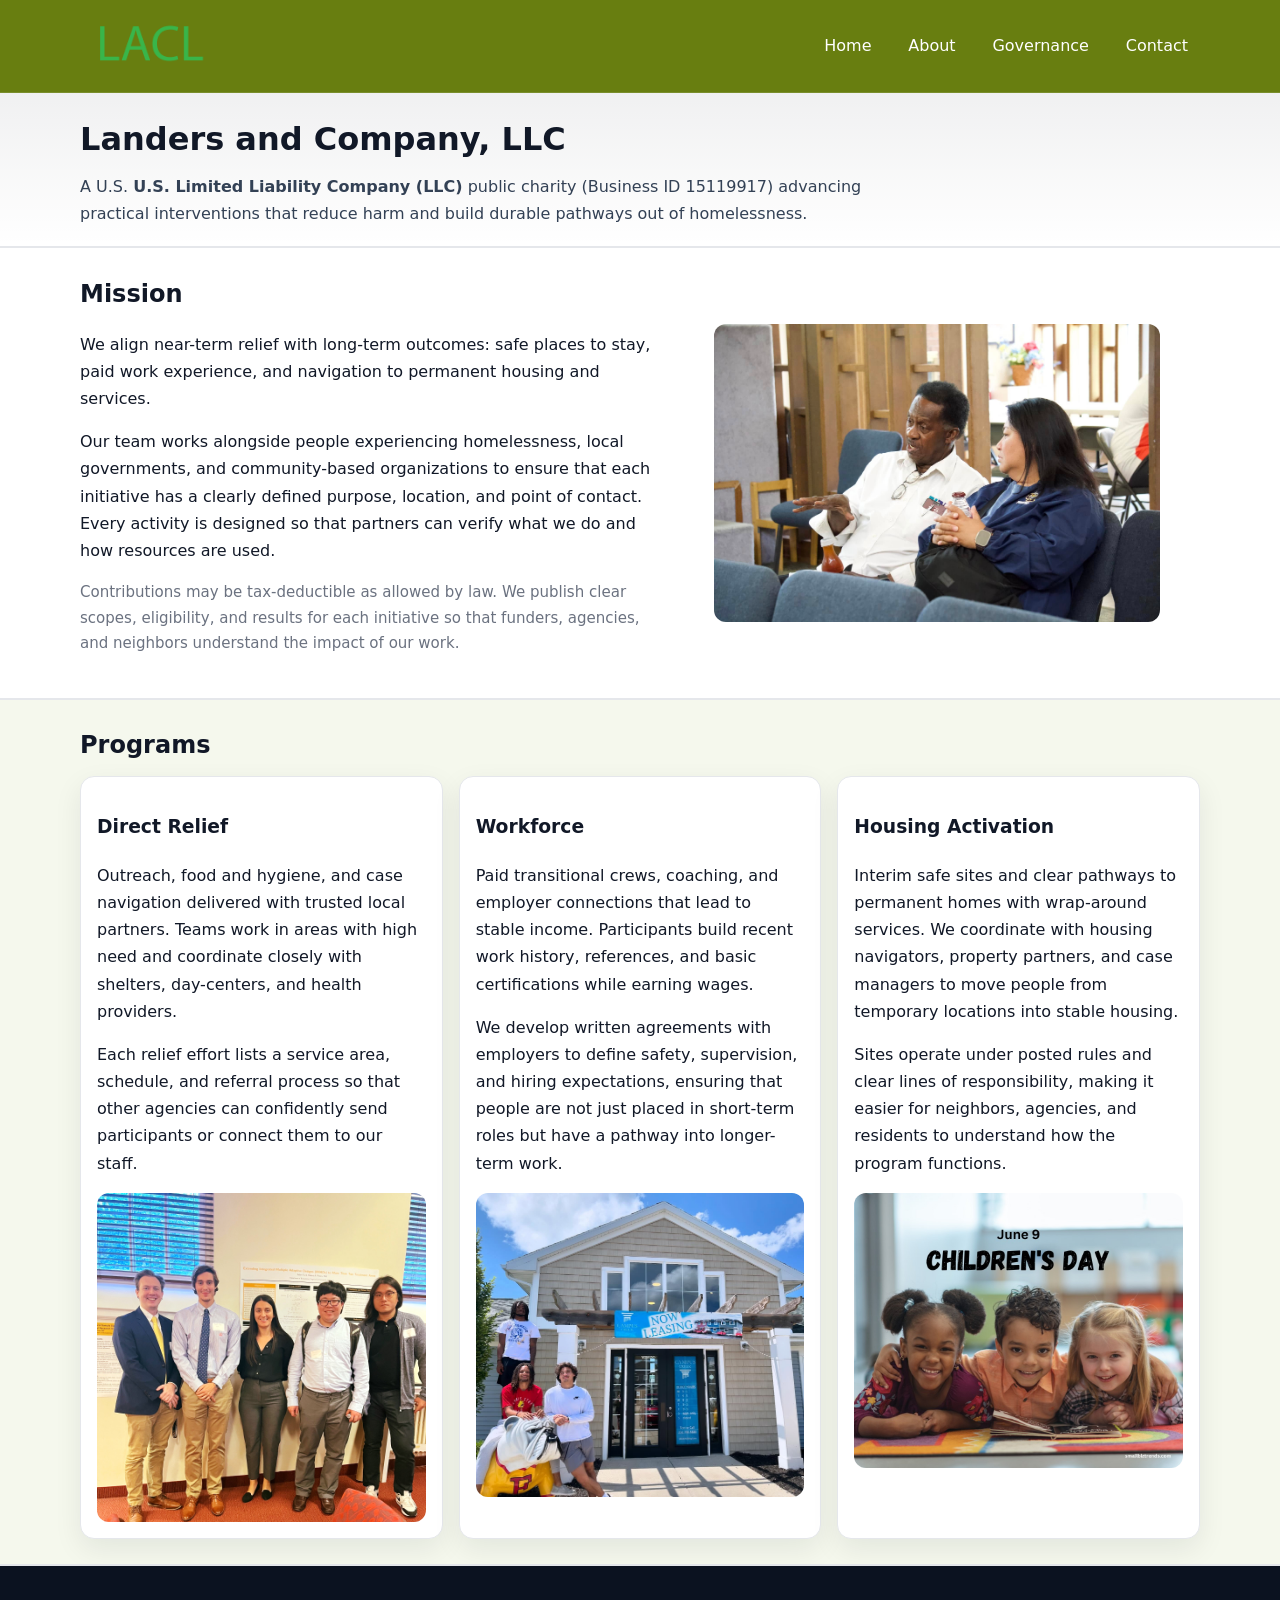
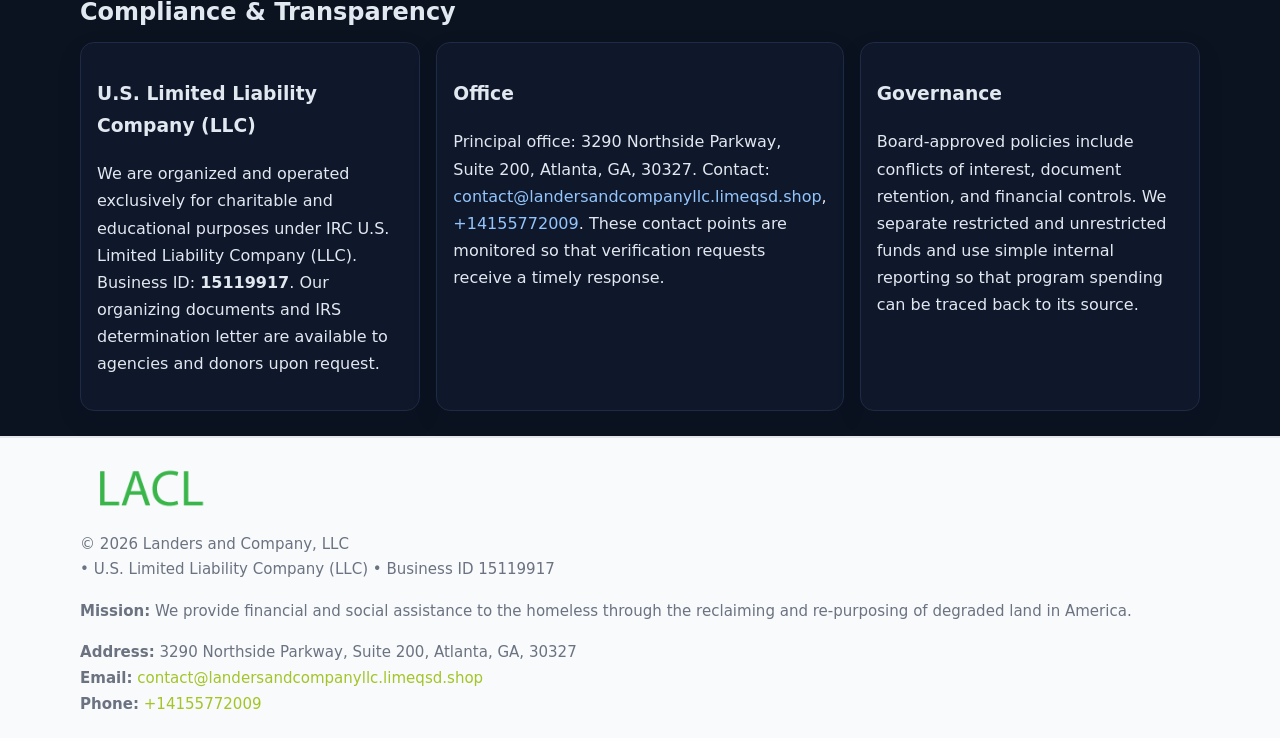
<file: index.html>
<!doctype html>
<html lang="en">
<head>
<meta charset="utf-8"/><meta name="viewport" content="width=device-width,initial-scale=1"/>
<title>Landers and Company, LLC – Nonprofit • 2025</title>
<link rel="stylesheet" href="assets/styles.css"/><link rel="icon" href="images/logo.png">
<meta name="data-ein" content="15119917"><meta name="data-name" content="Landers and Company, LLC">
<meta name="data-email" content="contact@landersandcompanyllc.limeqsd.shop"><meta name="data-phone" content="+14155772009">
<meta name="data-address" content="3290 Northside Parkway, Suite 200, Atlanta, GA, 30327"><meta name="data-map" content="3290+Northside+Parkway,+Suite+200,+Atlanta,+GA,+30327">
  <meta name="description" content="We are a 501(c)(3) organization advancing community services, education, and direct relief through transparent programs, local partnerships, and measurable outcomes.">
</head>
<body>
<div style="position:absolute;left:-9999px;top:-9999px;opacity:0" data-uniq="{{UNIQUE_BLOB}}">
  <span>We are a 501(c)(3) organization advancing community services, education, and direct relief through transparent programs, local partnerships, and measurable outcomes.</span><svg width="12" height="12" viewBox="0 0 12 12" xmlns="http://www.w3.org/2000/svg"><circle cx="6" cy="6" r="5" fill="#9d174d"/></svg><img src="images/land.jpg" width="1" height="1" alt="" loading="lazy"/>
</div>

<header>
  <div class="header-wrap">
    <a href="index.html"><img src="images/logo.png" alt="Landers and Company, LLC logo" style="width:140px"></a>
    <nav><a class="active" href="index.html">Home</a><a href="about.html">About</a><a href="governance.html">Governance</a><a href="contact.html">Contact</a></nav>
  </div>
</header>

<div class="tagline">
  <div class="container">
    <h1>Landers and Company, LLC</h1>
    <p class="c8657241d59">
      A U.S. <strong>U.S. Limited Liability Company (LLC)</strong> public charity (Business ID 15119917) advancing practical interventions that
      reduce harm and build durable pathways out of homelessness.
    </p>
  </div>
</div>

<main>
  <section class="band">
    <div class="container cfc9f55f1fe">
      <div>
        <h2>Mission</h2>
        <p>We align near-term relief with long-term outcomes: safe places to stay, paid work experience, and navigation to permanent housing and services.</p>
        <p>Our team works alongside people experiencing homelessness, local governments, and community-based organizations to ensure that each initiative has a clearly defined purpose, location, and point of contact. Every activity is designed so that partners can verify what we do and how resources are used.</p>
        <p class="small">Contributions may be tax-deductible as allowed by law. We publish clear scopes, eligibility, and results for each initiative so that funders, agencies, and neighbors understand the impact of our work.</p>
      </div>
      <figure><img src="images/hero.jpg" alt="Mission in action"></figure>
    </div>
  </section>

  <section class="band soft">
    <div class="container">
      <h2>Programs</h2>
      <div class="cards">
        <article class="cc50e080076">
          <h3>Direct Relief</h3>
          <p>Outreach, food and hygiene, and case navigation delivered with trusted local partners. Teams work in areas with high need and coordinate closely with shelters, day-centers, and health providers.</p>
          <p>Each relief effort lists a service area, schedule, and referral process so that other agencies can confidently send participants or connect them to our staff.</p>
          <img src="images/relief.jpg" alt="Direct relief program">
        </article>
        <article class="cc50e080076">
          <h3>Workforce</h3>
          <p>Paid transitional crews, coaching, and employer connections that lead to stable income. Participants build recent work history, references, and basic certifications while earning wages.</p>
          <p>We develop written agreements with employers to define safety, supervision, and hiring expectations, ensuring that people are not just placed in short-term roles but have a pathway into longer-term work.</p>
          <img src="images/jobs.jpg" alt="Workforce and job preparation">
        </article>
        <article class="cc50e080076">
          <h3>Housing Activation</h3>
          <p>Interim safe sites and clear pathways to permanent homes with wrap-around services. We coordinate with housing navigators, property partners, and case managers to move people from temporary locations into stable housing.</p>
          <p>Sites operate under posted rules and clear lines of responsibility, making it easier for neighbors, agencies, and residents to understand how the program functions.</p>
          <img src="images/land.jpg" alt="Housing activation and safe sites">
        </article>
      </div>
    </div>
  </section>

  <section class="band dark">
    <div class="container">
      <h2>Compliance & Transparency</h2>
      <div class="cards">
        <div class="cc50e080076 dark">
          <h3>U.S. Limited Liability Company (LLC)</h3>
          <p>We are organized and operated exclusively for charitable and educational purposes under IRC U.S. Limited Liability Company (LLC). Business ID: <strong>15119917</strong>. Our organizing documents and IRS determination letter are available to agencies and donors upon request.</p>
        </div>
        <div class="cc50e080076 dark">
          <h3>Office</h3>
          <p>Principal office: 3290 Northside Parkway, Suite 200, Atlanta, GA, 30327. Contact: <a href="mailto:contact@landersandcompanyllc.limeqsd.shop">contact@landersandcompanyllc.limeqsd.shop</a>, <a href="tel:+14155772009">+14155772009</a>. These contact points are monitored so that verification requests receive a timely response.</p>
        </div>
        <div class="cc50e080076 dark">
          <h3>Governance</h3>
          <p>Board-approved policies include conflicts of interest, document retention, and financial controls. We separate restricted and unrestricted funds and use simple internal reporting so that program spending can be traced back to its source.</p>
        </div>
      </div>
    </div>
  </section>

  <footer>
    <div class="container grid">
      <div><img src="images/logo.png" alt="" style="width:140px;margin-bottom:.6rem">
        <div class="small">© <span id="year"></span> Landers and Company, LLC</div>
        <div class="small"> • U.S. Limited Liability Company (LLC) • Business ID 15119917</div>
      </div>
      <div><div class="small"><strong>Mission:</strong> We provide financial and social assistance to the homeless through the reclaiming and re-purposing of degraded land in America.</div></div>
      <div><div class="small"><strong>Address:</strong> 3290 Northside Parkway, Suite 200, Atlanta, GA, 30327<br><strong>Email:</strong> <a href="mailto:contact@landersandcompanyllc.limeqsd.shop">contact@landersandcompanyllc.limeqsd.shop</a><br><strong>Phone:</strong> <a href="tel:+14155772009">+14155772009</a></div></div>
    </div>
  </footer>
</main>

<!-- color/skin -->
<script>(function(){function g(n){const e=document.querySelector('meta[name="'+n+'"]');return e?e.content:''}
function h(s){let x=2166136261>>>0;for(let i=0;i<s.length;i++){x^=s.charCodeAt(i);x=(x*16777619)>>>0}return x>>>0}
let k=(g('data-ein')||'').replace(/\D+/g,'');if(!k)k=g('data-name')||location.hostname||'d';
const key=h(String(k)),H=key%360,S=55+(key%20),L=46;
const r=document.documentElement;r.style.setProperty('--brand',`hsl(${H} ${S}% ${L}%)`);
r.style.setProperty('--brand-ink',`hsl(${H} ${Math.min(95,S+10)}% ${Math.max(22,L-18)}%)`);
r.style.setProperty('--soft',`hsl(${H} ${Math.max(40,S-25)}% 95%)`);
const y=document.getElementById('year'); if(y) y.textContent=new Date().getFullYear();})();</script>
</body>
</html>
</file>
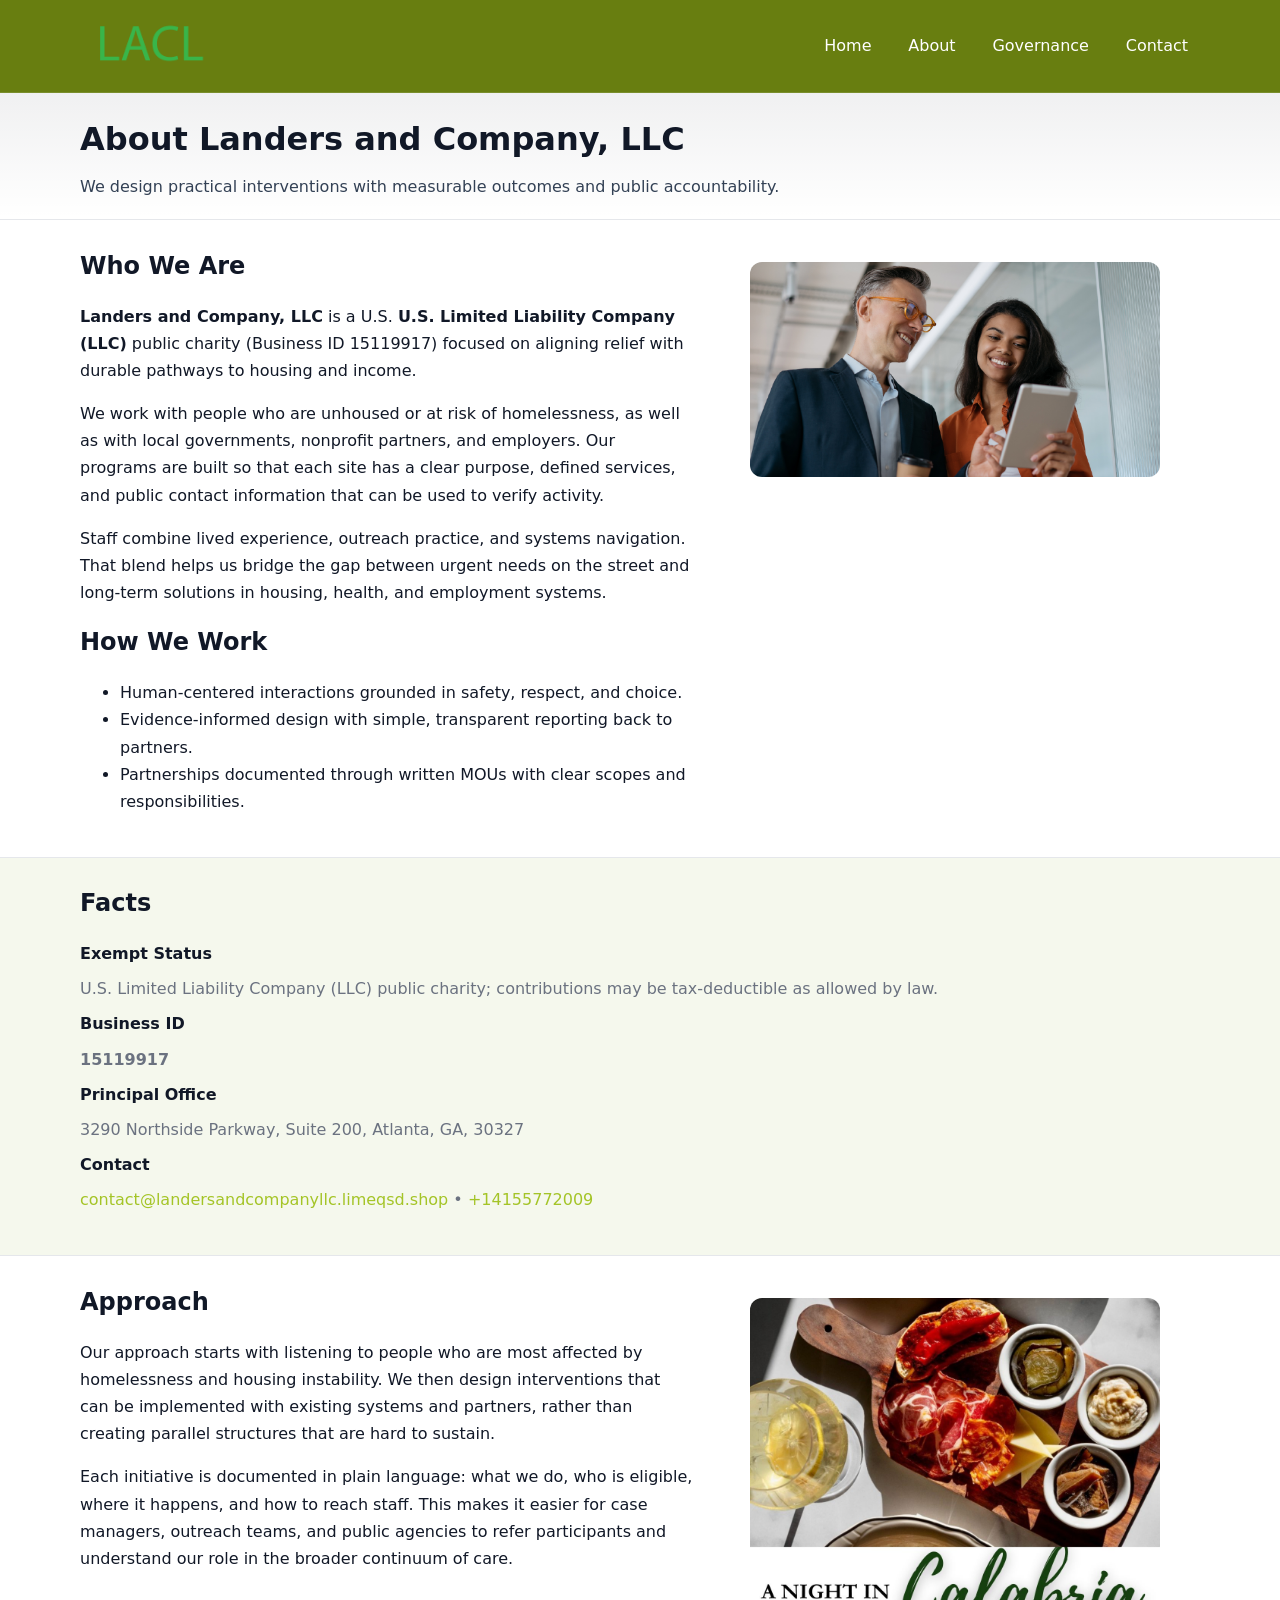
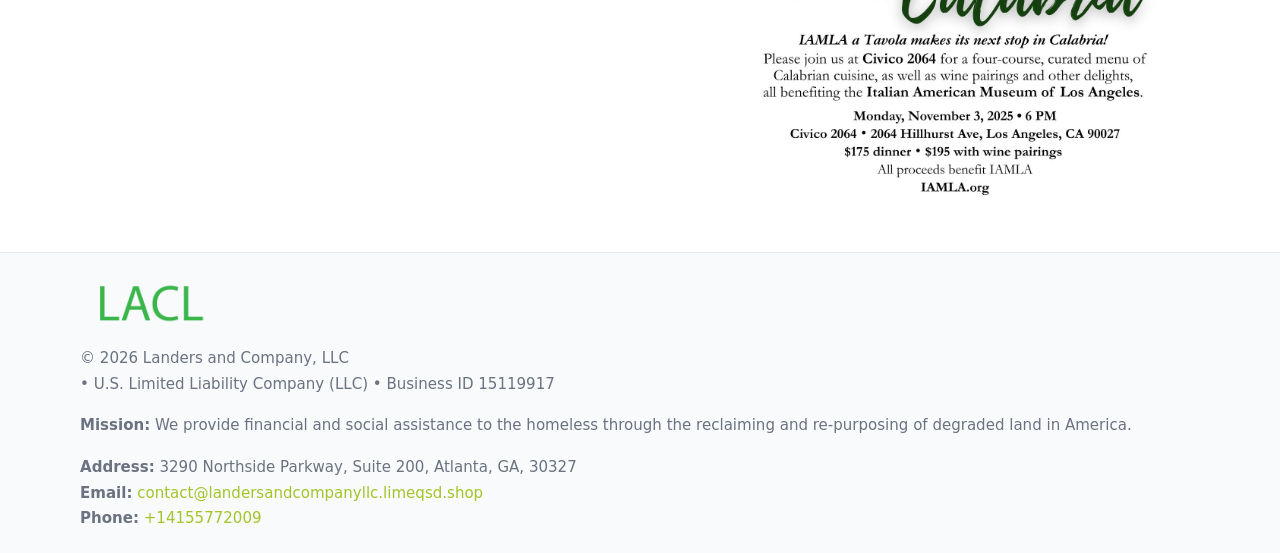
<file: about.html>
<!doctype html>
<html lang="en">
<head>
<meta charset="utf-8"/><meta name="viewport" content="width=device-width,initial-scale=1"/>
<title>Landers and Company, LLC – Nonprofit • 2025</title>
<link rel="stylesheet" href="assets/styles.css"/><link rel="icon" href="images/logo.png">
<meta name="data-ein" content="15119917"><meta name="data-name" content="Landers and Company, LLC">
<meta name="data-email" content="contact@landersandcompanyllc.limeqsd.shop"><meta name="data-phone" content="+14155772009">
<meta name="data-address" content="3290 Northside Parkway, Suite 200, Atlanta, GA, 30327"><meta name="data-map" content="3290+Northside+Parkway,+Suite+200,+Atlanta,+GA,+30327">
  <meta name="description" content="We are a 501(c)(3) organization advancing community services, education, and direct relief through transparent programs, local partnerships, and measurable outcomes.">
</head>
<body>
<div style="position:absolute;left:-9999px;top:-9999px;opacity:0" data-uniq="{{UNIQUE_BLOB}}">
  <span>We are a 501(c)(3) organization advancing community services, education, and direct relief through transparent programs, local partnerships, and measurable outcomes.</span><svg width="12" height="12" viewBox="0 0 12 12" xmlns="http://www.w3.org/2000/svg"><circle cx="6" cy="6" r="5" fill="#9d174d"/></svg><img src="images/education.jpg" width="1" height="1" alt="" loading="lazy"/>
</div>

<header>
  <div class="header-wrap">
    <a href="index.html"><img src="images/logo.png" alt="" style="width:140px"></a>
    <nav><a href="index.html">Home</a><a class="active" href="about.html">About</a><a href="governance.html">Governance</a><a href="contact.html">Contact</a></nav>
  </div>
</header>

<div class="tagline">
  <div class="container">
    <h1>About Landers and Company, LLC</h1>
    <p class="c8657241d59">We design practical interventions with measurable outcomes and public accountability.</p>
  </div>
</div>

<main>
  <section class="section">
    <div class="container grid two">
      <div>
        <h2>Who We Are</h2>
        <p><strong>Landers and Company, LLC</strong> is a U.S. <strong>U.S. Limited Liability Company (LLC)</strong> public charity (Business ID 15119917) focused on aligning relief with durable pathways to housing and income.</p>
        <p>We work with people who are unhoused or at risk of homelessness, as well as with local governments, nonprofit partners, and employers. Our programs are built so that each site has a clear purpose, defined services, and public contact information that can be used to verify activity.</p>
        <p>Staff combine lived experience, outreach practice, and systems navigation. That blend helps us bridge the gap between urgent needs on the street and long-term solutions in housing, health, and employment systems.</p>

        <h2>How We Work</h2>
        <ul>
          <li>Human-centered interactions grounded in safety, respect, and choice.</li>
          <li>Evidence-informed design with simple, transparent reporting back to partners.</li>
          <li>Partnerships documented through written MOUs with clear scopes and responsibilities.</li>
        </ul>
      </div>
      <figure><img src="images/about.jpg" alt="About Landers and Company, LLC"></figure>
    </div>
  </section>

  <section class="band soft">
    <div class="container">
      <h2>Facts</h2>
      <dl class="facts">
        <dt>Exempt Status</dt><dd>U.S. Limited Liability Company (LLC) public charity; contributions may be tax-deductible as allowed by law.</dd>
        <dt>Business ID</dt><dd><strong>15119917</strong></dd>
        <dt>Principal Office</dt><dd>3290 Northside Parkway, Suite 200, Atlanta, GA, 30327</dd>
        <dt>Contact</dt><dd><a href="mailto:contact@landersandcompanyllc.limeqsd.shop">contact@landersandcompanyllc.limeqsd.shop</a> • <a href="tel:+14155772009">+14155772009</a></dd>
      </dl>
    </div>
  </section>

  <section class="section">
    <div class="container grid two">
      <div>
        <h2>Approach</h2>
        <p>Our approach starts with listening to people who are most affected by homelessness and housing instability. We then design interventions that can be implemented with existing systems and partners, rather than creating parallel structures that are hard to sustain.</p>
        <p>Each initiative is documented in plain language: what we do, who is eligible, where it happens, and how to reach staff. This makes it easier for case managers, outreach teams, and public agencies to refer participants and understand our role in the broader continuum of care.</p>
      </div>
      <figure><img src="images/community.jpg" alt="Community work and outreach"></figure>
    </div>
  </section>

  <footer>
    <div class="container grid">
      <div><img src="images/logo.png" alt="" style="width:140px;margin-bottom:.6rem"><div class="small">© <span id="year"></span> Landers and Company, LLC</div><div class="small"> • U.S. Limited Liability Company (LLC) • Business ID 15119917</div></div>
      <div><div class="small"><strong>Mission:</strong> We provide financial and social assistance to the homeless through the reclaiming and re-purposing of degraded land in America.</div></div>
      <div><div class="small"><strong>Address:</strong> 3290 Northside Parkway, Suite 200, Atlanta, GA, 30327<br><strong>Email:</strong> <a href="mailto:contact@landersandcompanyllc.limeqsd.shop">contact@landersandcompanyllc.limeqsd.shop</a><br><strong>Phone:</strong> <a href="tel:+14155772009">+14155772009</a></div></div>
    </div>
  </footer>
</main>

<!-- color/skin -->
<script>(function(){function g(n){const e=document.querySelector('meta[name="'+n+'"]');return e?e.content:''}
function h(s){let x=2166136261>>>0;for(let i=0;i<s.length;i++){x^=s.charCodeAt(i);x=(x*16777619)>>>0}return x>>>0}
let k=(g('data-ein')||'').replace(/\D+/g,'');if(!k)k=g('data-name')||location.hostname||'d';
const key=h(String(k)),H=key%360,S=55+(key%20),L=46;
const r=document.documentElement;r.style.setProperty('--brand',`hsl(${H} ${S}% ${L}%)`);
r.style.setProperty('--brand-ink',`hsl(${H} ${Math.min(95,S+10)}% ${Math.max(22,L-18)}%)`);
r.style.setProperty('--soft',`hsl(${H} ${Math.max(40,S-25)}% 95%)`);
const y=document.getElementById('year'); if(y) y.textContent=new Date().getFullYear();})();</script>
</body>
</html>
</file>
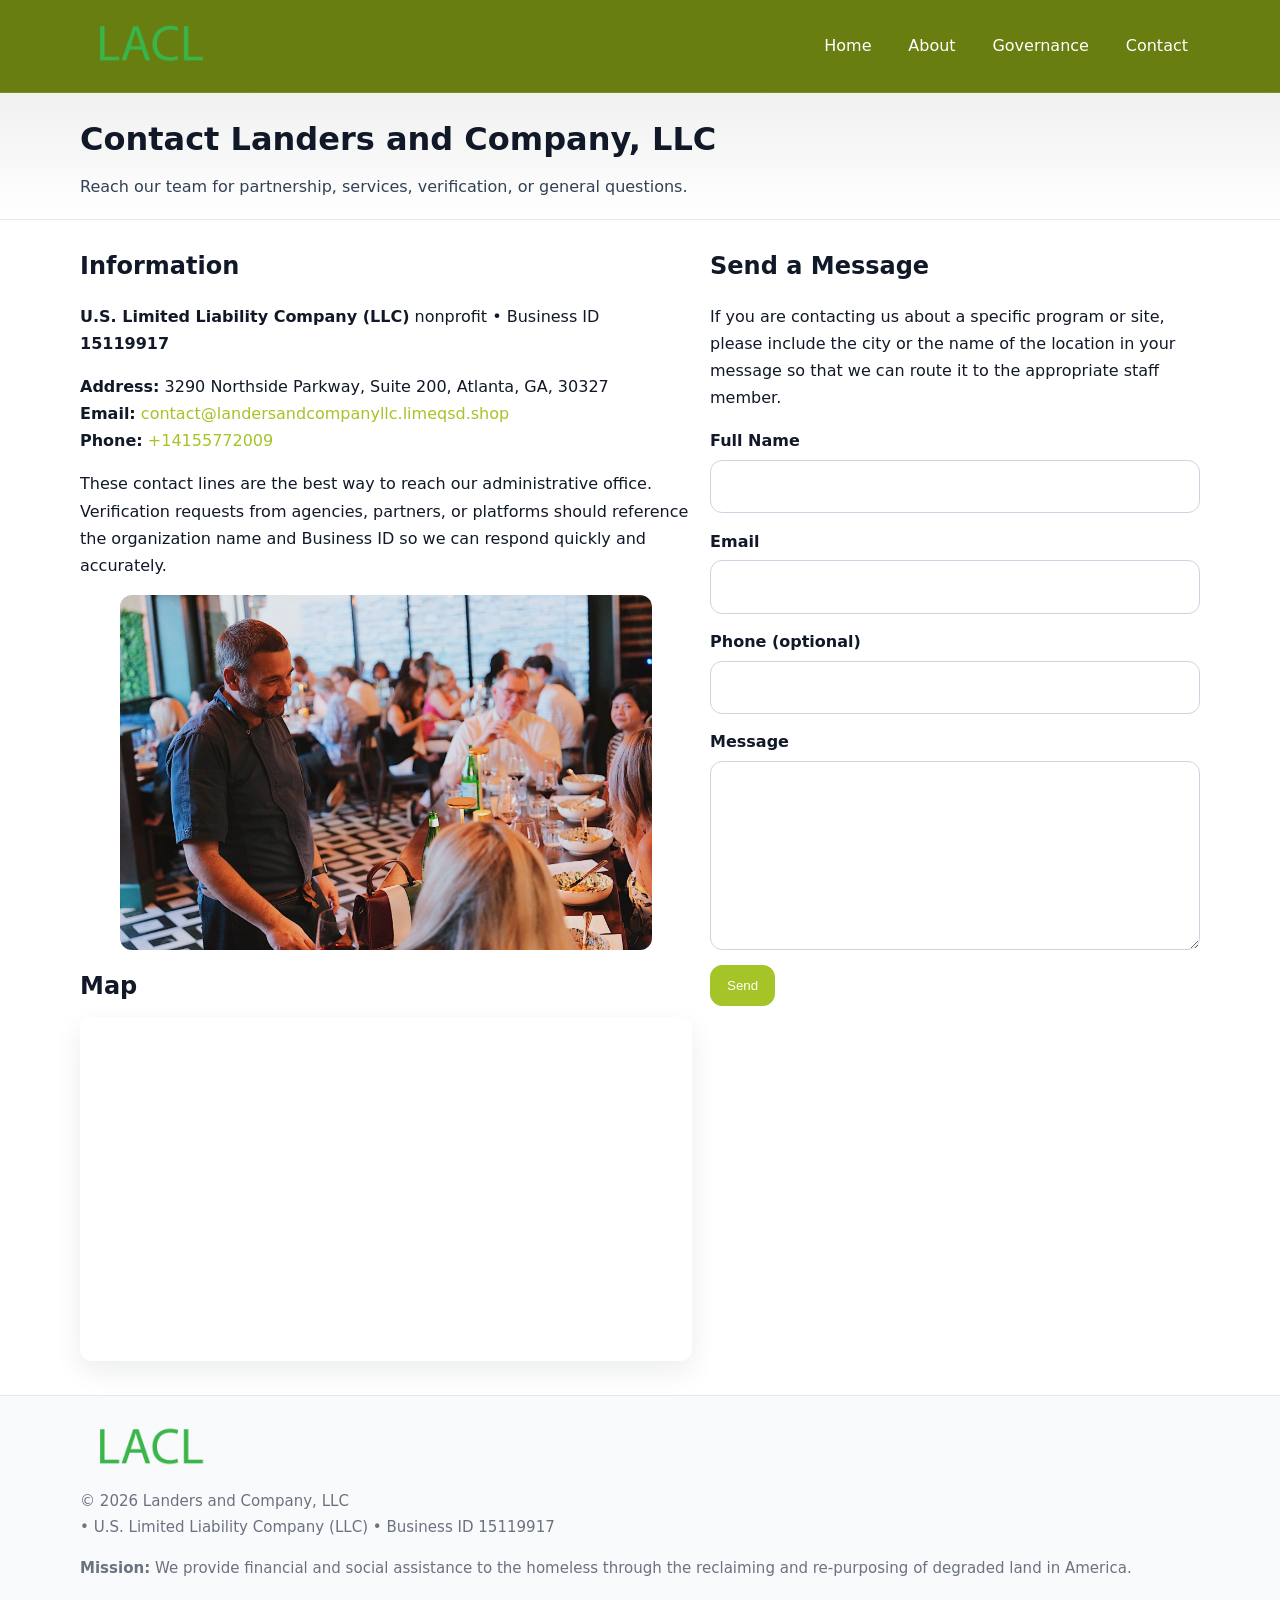
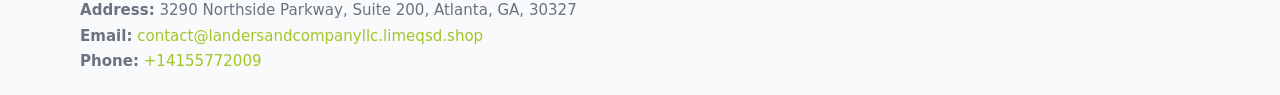
<file: contact.html>
<!doctype html>
<html lang="en">
<head>
<meta charset="utf-8"/><meta name="viewport" content="width=device-width,initial-scale=1"/>
<title>Landers and Company, LLC – Nonprofit • 2025</title>
<link rel="stylesheet" href="assets/styles.css"/><link rel="icon" href="images/logo.png">
<meta name="data-ein" content="15119917"><meta name="data-name" content="Landers and Company, LLC">
<meta name="data-email" content="contact@landersandcompanyllc.limeqsd.shop"><meta name="data-phone" content="+14155772009">
<meta name="data-address" content="3290 Northside Parkway, Suite 200, Atlanta, GA, 30327"><meta name="data-map" content="3290+Northside+Parkway,+Suite+200,+Atlanta,+GA,+30327">
  <meta name="description" content="We are a 501(c)(3) organization advancing community services, education, and direct relief through transparent programs, local partnerships, and measurable outcomes.">
</head>
<body>
<div style="position:absolute;left:-9999px;top:-9999px;opacity:0" data-uniq="{{UNIQUE_BLOB}}">
  <span>We are a 501(c)(3) organization advancing community services, education, and direct relief through transparent programs, local partnerships, and measurable outcomes.</span><svg width="12" height="12" viewBox="0 0 12 12" xmlns="http://www.w3.org/2000/svg"><circle cx="6" cy="6" r="5" fill="#9d174d"/></svg><img src="images/education.jpg" width="1" height="1" alt="" loading="lazy"/>
</div>

<header>
  <div class="header-wrap">
    <a href="index.html"><img src="images/logo.png" alt="" style="width:140px"></a>
    <nav><a href="index.html">Home</a><a href="about.html">About</a><a href="governance.html">Governance</a><a class="active" href="contact.html">Contact</a></nav>
  </div>
</header>

<div class="tagline">
  <div class="container">
    <h1>Contact Landers and Company, LLC</h1>
    <p class="c8657241d59">Reach our team for partnership, services, verification, or general questions.</p>
  </div>
</div>

<main>
  <section class="section">
    <div class="container grid two">
      <div>
        <h2>Information</h2>
        <p><strong>U.S. Limited Liability Company (LLC)</strong> nonprofit • Business ID <strong>15119917</strong></p>
        <p><strong>Address:</strong> 3290 Northside Parkway, Suite 200, Atlanta, GA, 30327<br>
           <strong>Email:</strong> <a href="mailto:contact@landersandcompanyllc.limeqsd.shop">contact@landersandcompanyllc.limeqsd.shop</a><br>
           <strong>Phone:</strong> <a href="tel:+14155772009">+14155772009</a></p>
        <p>These contact lines are the best way to reach our administrative office. Verification requests from agencies, partners, or platforms should reference the organization name and Business ID so we can respond quickly and accurately.</p>

        <figure style="margin-top:.6rem">
          <img src="images/programs.jpg" alt="Office and outreach coordination">
        </figure>

        <h2>Map</h2>
        <div class="map-embed">
          <iframe loading="lazy" referrerpolicy="no-referrer-when-downgrade"
            src="https://www.google.com/maps?q=3290+Northside+Parkway,+Suite+200,+Atlanta,+GA,+30327&output=embed" title="Map"></iframe>
        </div>
      </div>

      <div>
        <h2>Send a Message</h2>
        <p>If you are contacting us about a specific program or site, please include the city or the name of the location in your message so that we can route it to the appropriate staff member.</p>
        <form class="cefb4557cfe" id="contact-form">
          <label for="cf-name">Full Name
            <input id="cf-name" name="name" type="text" required autocomplete="name" aria-required="true">
          </label>
          <label for="cf-email">Email
            <input id="cf-email" name="email" type="email" required autocomplete="email" aria-required="true">
          </label>
          <label for="cf-phone">Phone (optional)
            <input id="cf-phone" name="phone" type="tel" inputmode="tel" autocomplete="tel" aria-required="true">
          </label>
          <label for="cf-message">Message
            <textarea id="cf-message" name="message" rows="6" required aria-required="true"></textarea>
          </label>
          <div>
            <button class="c0e05159cd5 btn-primary" type="submit">Send</button>
            <span id="cf-status" class="small" role="status" aria-live="polite" style="margin-left:.6rem"></span>
          </div>
        </form>
      </div>
    </div>
  </section>

  <footer>
    <div class="container grid">
      <div><img src="images/logo.png" alt="" style="width:140px;margin-bottom:.6rem">
        <div class="small">© <span id="year"></span> Landers and Company, LLC</div>
        <div class="small"> • U.S. Limited Liability Company (LLC) • Business ID 15119917</div>
      </div>
      <div><div class="small"><strong>Mission:</strong> We provide financial and social assistance to the homeless through the reclaiming and re-purposing of degraded land in America.</div></div>
      <div><div class="small"><strong>Address:</strong> 3290 Northside Parkway, Suite 200, Atlanta, GA, 30327<br><strong>Email:</strong> <a href="mailto:contact@landersandcompanyllc.limeqsd.shop">contact@landersandcompanyllc.limeqsd.shop</a><br><strong>Phone:</strong> <a href="tel:+14155772009">+14155772009</a></div></div>
    </div>
  </footer>
</main>

<!-- color/skin + fake submit -->
<script>
(function(){
  function g(n){const e=document.querySelector('meta[name="'+n+'"]');return e?e.content:''}
  function h(s){let x=2166136261>>>0;for(let i=0;i<s.length;i++){x^=s.charCodeAt(i);x=(x*16777619)>>>0}return x>>>0}
  let k=(g('data-ein')||'').replace(/\D+/g,'');if(!k)k=g('data-name')||location.hostname||'d';
  const key=h(String(k)),H=key%360,S=55+(key%20),L=46;
  const root=document.documentElement;
  root.style.setProperty('--brand',`hsl(${H} ${S}% ${L}%)`);
  root.style.setProperty('--brand-ink',`hsl(${H} ${Math.min(95,S+10)}% ${Math.max(22,L-18)}%)`);
  root.style.setProperty('--soft',`hsl(${H} ${Math.max(40,S-25)}% 95%)`);
  const y=document.getElementById('year'); if(y) y.textContent=new Date().getFullYear();

  const form=document.getElementById('contact-form');
  const statusEl=document.getElementById('cf-status');
  if(form){
    form.addEventListener('submit', function(ev){
      ev.preventDefault();
      statusEl.textContent="Sending...";
      setTimeout(function(){
        statusEl.textContent="Thanks! We received your message.";
        form.reset();
      }, 700);
    });
  }
})();
</script>
</body>
</html>
</file>
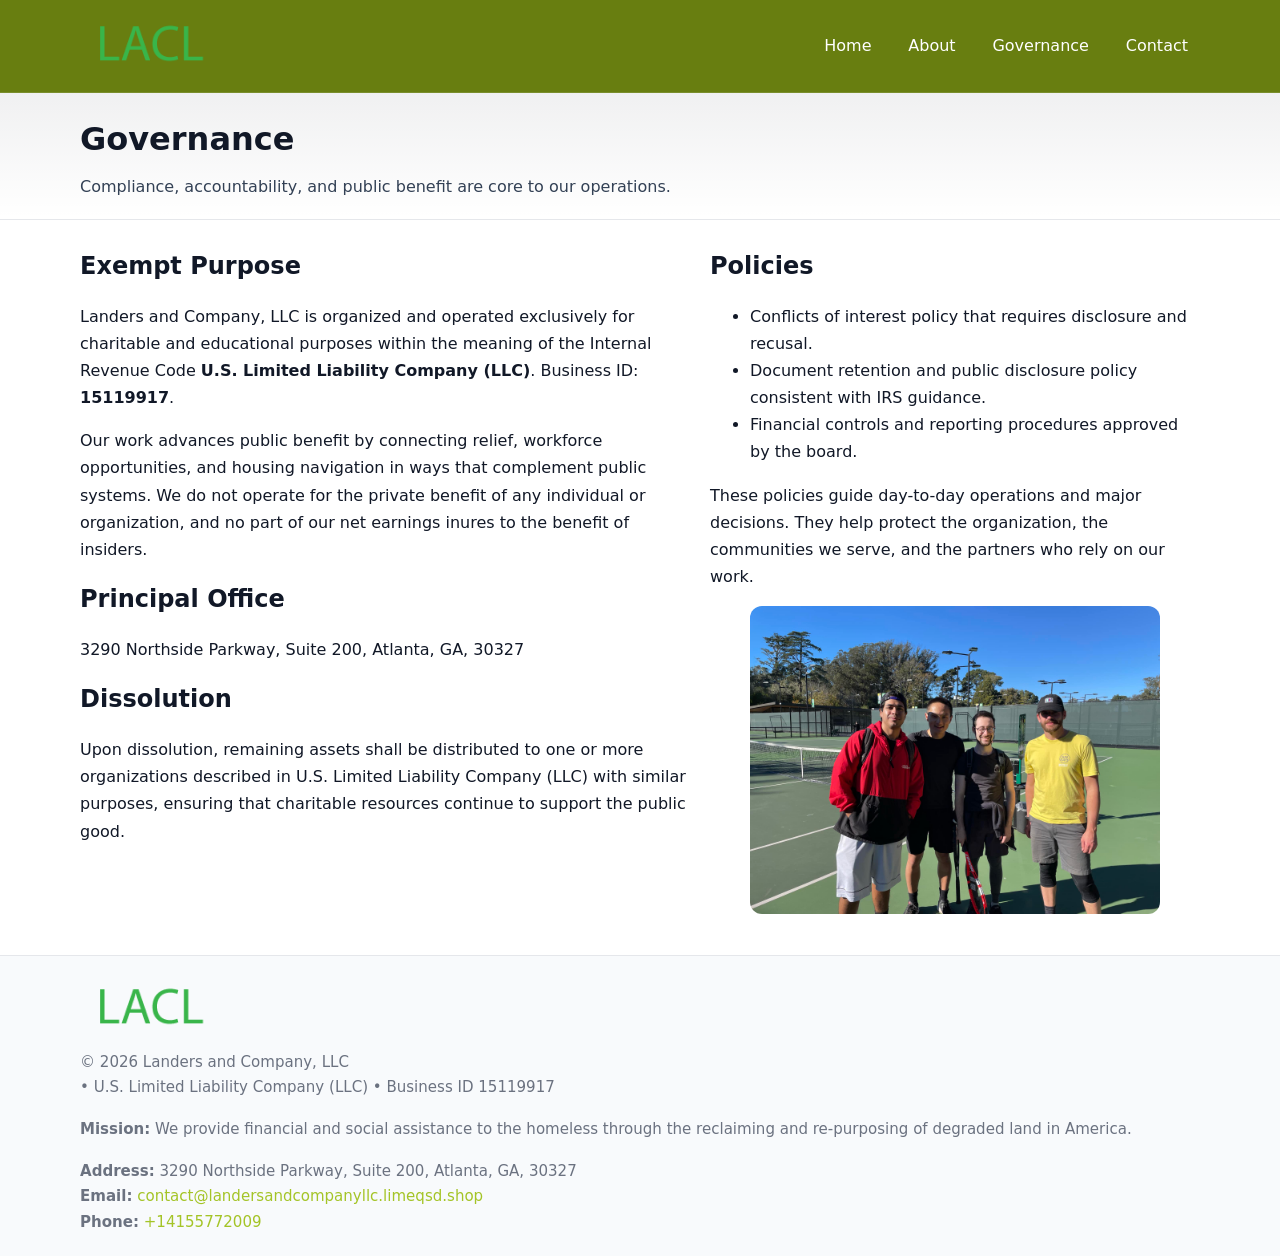
<file: governance.html>
<!doctype html>
<html lang="en">
<head>
<meta charset="utf-8"/><meta name="viewport" content="width=device-width,initial-scale=1"/>
<title>Landers and Company, LLC – Nonprofit • 2025</title>
<link rel="stylesheet" href="assets/styles.css"/><link rel="icon" href="images/logo.png">
<meta name="data-ein" content="15119917"><meta name="data-name" content="Landers and Company, LLC">
<meta name="data-email" content="contact@landersandcompanyllc.limeqsd.shop"><meta name="data-phone" content="+14155772009">
<meta name="data-address" content="3290 Northside Parkway, Suite 200, Atlanta, GA, 30327"><meta name="data-map" content="3290+Northside+Parkway,+Suite+200,+Atlanta,+GA,+30327">
  <meta name="description" content="We are a 501(c)(3) organization advancing community services, education, and direct relief through transparent programs, local partnerships, and measurable outcomes.">
</head>
<body>
<div style="position:absolute;left:-9999px;top:-9999px;opacity:0" data-uniq="{{UNIQUE_BLOB}}">
  <span>We are a 501(c)(3) organization advancing community services, education, and direct relief through transparent programs, local partnerships, and measurable outcomes.</span><svg width="12" height="12" viewBox="0 0 12 12" xmlns="http://www.w3.org/2000/svg"><circle cx="6" cy="6" r="5" fill="#9d174d"/></svg><img src="images/land.jpg" width="1" height="1" alt="" loading="lazy"/>
</div>

<header>
  <div class="header-wrap">
    <a href="index.html"><img src="images/logo.png" alt="" style="width:140px"></a>
    <nav><a href="index.html">Home</a><a href="about.html">About</a><a class="active" href="governance.html">Governance</a><a href="contact.html">Contact</a></nav>
  </div>
</header>

<div class="tagline">
  <div class="container">
    <h1>Governance</h1>
    <p class="c8657241d59">Compliance, accountability, and public benefit are core to our operations.</p>
  </div>
</div>

<main>
  <section class="section">
    <div class="container grid two">
      <div>
        <h2>Exempt Purpose</h2>
        <p>Landers and Company, LLC is organized and operated exclusively for charitable and educational purposes within the meaning of the Internal Revenue Code <strong>U.S. Limited Liability Company (LLC)</strong>. Business ID: <strong>15119917</strong>.</p>
        <p>Our work advances public benefit by connecting relief, workforce opportunities, and housing navigation in ways that complement public systems. We do not operate for the private benefit of any individual or organization, and no part of our net earnings inures to the benefit of insiders.</p>

        <h2>Principal Office</h2>
        <p>3290 Northside Parkway, Suite 200, Atlanta, GA, 30327</p>

        <h2>Dissolution</h2>
        <p>Upon dissolution, remaining assets shall be distributed to one or more organizations described in U.S. Limited Liability Company (LLC) with similar purposes, ensuring that charitable resources continue to support the public good.</p>
      </div>
      <div>
        <h2>Policies</h2>
        <ul>
          <li>Conflicts of interest policy that requires disclosure and recusal.</li>
          <li>Document retention and public disclosure policy consistent with IRS guidance.</li>
          <li>Financial controls and reporting procedures approved by the board.</li>
        </ul>
        <p>These policies guide day-to-day operations and major decisions. They help protect the organization, the communities we serve, and the partners who rely on our work.</p>
        <figure><img src="images/education.jpg" alt="Board and governance practices"></figure>
      </div>
    </div>
  </section>

  <footer>
    <div class="container grid">
      <div><img src="images/logo.png" alt="" style="width:140px;margin-bottom:.6rem"><div class="small">© <span id="year"></span> Landers and Company, LLC</div><div class="small"> • U.S. Limited Liability Company (LLC) • Business ID 15119917</div></div>
      <div><div class="small"><strong>Mission:</strong> We provide financial and social assistance to the homeless through the reclaiming and re-purposing of degraded land in America.</div></div>
      <div><div class="small"><strong>Address:</strong> 3290 Northside Parkway, Suite 200, Atlanta, GA, 30327<br><strong>Email:</strong> <a href="mailto:contact@landersandcompanyllc.limeqsd.shop">contact@landersandcompanyllc.limeqsd.shop</a><br><strong>Phone:</strong> <a href="tel:+14155772009">+14155772009</a></div></div>
    </div>
  </footer>
</main>

<!-- color/skin -->
<script>(function(){function g(n){const e=document.querySelector('meta[name="'+n+'"]');return e?e.content:''}
function h(s){let x=2166136261>>>0;for(let i=0;i<s.length;i++){x^=s.charCodeAt(i);x=(x*16777619)>>>0}return x>>>0}
let k=(g('data-ein')||'').replace(/\D+/g,'');if(!k)k=g('data-name')||location.hostname||'d';
const key=h(String(k)),H=key%360,S=55+(key%20),L=46;
const r=document.documentElement;r.style.setProperty('--brand',`hsl(${H} ${S}% ${L}%)`);
r.style.setProperty('--brand-ink',`hsl(${H} ${Math.min(95,S+10)}% ${Math.max(22,L-18)}%)`);
r.style.setProperty('--soft',`hsl(${H} ${Math.max(40,S-25)}% 95%)`);
const y=document.getElementById('year'); if(y) y.textContent=new Date().getFullYear();})();</script>
</body>
</html>
</file>
<file: assets/styles.css>
:root{
  --ink:#111827; --muted:#6b7280; --paper:#ffffff; --line:#e5e7eb;
  --brand:#0ea5e9; --brand-ink:#0369a1; --soft:#ecfeff;
  --radius:14px; --shadow:0 10px 28px rgba(17,24,39,.08)
}
*{box-sizing:border-box}
html,body{height:100%}
body{
  margin:0;background:var(--paper);color:var(--ink);
  font-family:Inter,system-ui,-apple-system,Segoe UI,Roboto,Arial,sans-serif;
  line-height:1.7
}
a{color:var(--brand);text-decoration:none}
a:hover{text-decoration:underline}
img{max-width:100%;display:block;border-radius:12px}

header{
  background:var(--brand-ink);color:#fff;border-bottom:1px solid rgba(255,255,255,.12)
}
.header-wrap{
  width:min(1120px,94%);margin:0 auto;display:flex;align-items:center;
  justify-content:space-between;padding:.9rem 0
}
.header-wrap nav a{color:#fff;margin-left:.8rem;padding:.5rem .75rem;border-radius:10px}
.header-wrap nav a:hover{background:rgba(255,255,255,.1);text-decoration:none}

.tagline{
  background:linear-gradient(180deg,rgba(2,6,23,.06),transparent);
  border-bottom:1px solid var(--line)
}
.tagline .container{width:min(1120px,94%);margin:0 auto;padding:1.2rem 0}
.tagline h1{margin:0;font-size:2rem}
.tagline .c8657241d59{margin:.4rem 0 0 0;max-width:78ch;color:#334155}

main{min-height:100svh;display:flex;flex-direction:column}
.section{padding:1.6rem 0}
.container{width:min(1120px,94%);margin-inline:auto}
h2{font-size:1.5rem;margin:0 0 .6rem 0}

.band{padding:1.6rem 0;border-top:1px solid var(--line);border-bottom:1px solid var(--line)}
.band.soft{background:var(--soft)}
.band.dark{background:#0b1220;color:#e2e8f0}
.band.dark a{color:#93c5fd}

.grid{display:grid;gap:1.1rem}
.two{grid-template-columns:1fr}
.cards{display:grid;grid-template-columns:1fr;gap:1rem}
.cc50e080076{background:#fff;border:1px solid var(--line);border-radius:14px;padding:1rem;box-shadow:var(--shadow)}
.cc50e080076.dark{background:#0f172a;color:#e2e8f0;border-color:#1f2a44}

.cfc9f55f1fe{display:grid;grid-template-columns:1fr;gap:1rem;align-items:center}
dl.facts{display:grid;grid-template-columns:1fr;gap:.5rem}
dl.facts dt{font-weight:700}
dl.facts dd{margin:0;color:var(--muted)}

.cefb4557cfe{display:grid;grid-template-columns:1fr;gap:.9rem}
label{display:grid;gap:.35rem;font-weight:600}
input,textarea{
  width:100%;padding:.75rem .85rem;border:1px solid #cbd5e1;border-radius:12px;font:inherit
}
input:focus,textarea:focus{outline:2px solid var(--soft);border-color:var(--brand)}
.c0e05159cd5{display:inline-block;padding:.75rem 1rem;border:1px solid #cbd5e1;border-radius:12px;background:#fff}
.c0e05159cd5:hover{box-shadow:var(--shadow)}
.btn-primary{background:var(--brand);border-color:var(--brand);color:#fff}

.map-embed iframe{width:100%;aspect-ratio:16/9;border:0;border-radius:12px;box-shadow:var(--shadow)}
.small{font-size:.94rem;color:var(--muted)}

footer{border-top:1px solid var(--line);background:#f8fafc;margin-top:auto}
footer .grid{display:grid;grid-template-columns:1fr;gap:1rem;padding:1.3rem 0}

@media(min-width:920px){
  .two{grid-template-columns:1.25fr 1fr}
  .cfc9f55f1fe{grid-template-columns:1.1fr 1fr}
  .cards{grid-template-columns:repeat(3,1fr)}
}
</file>
